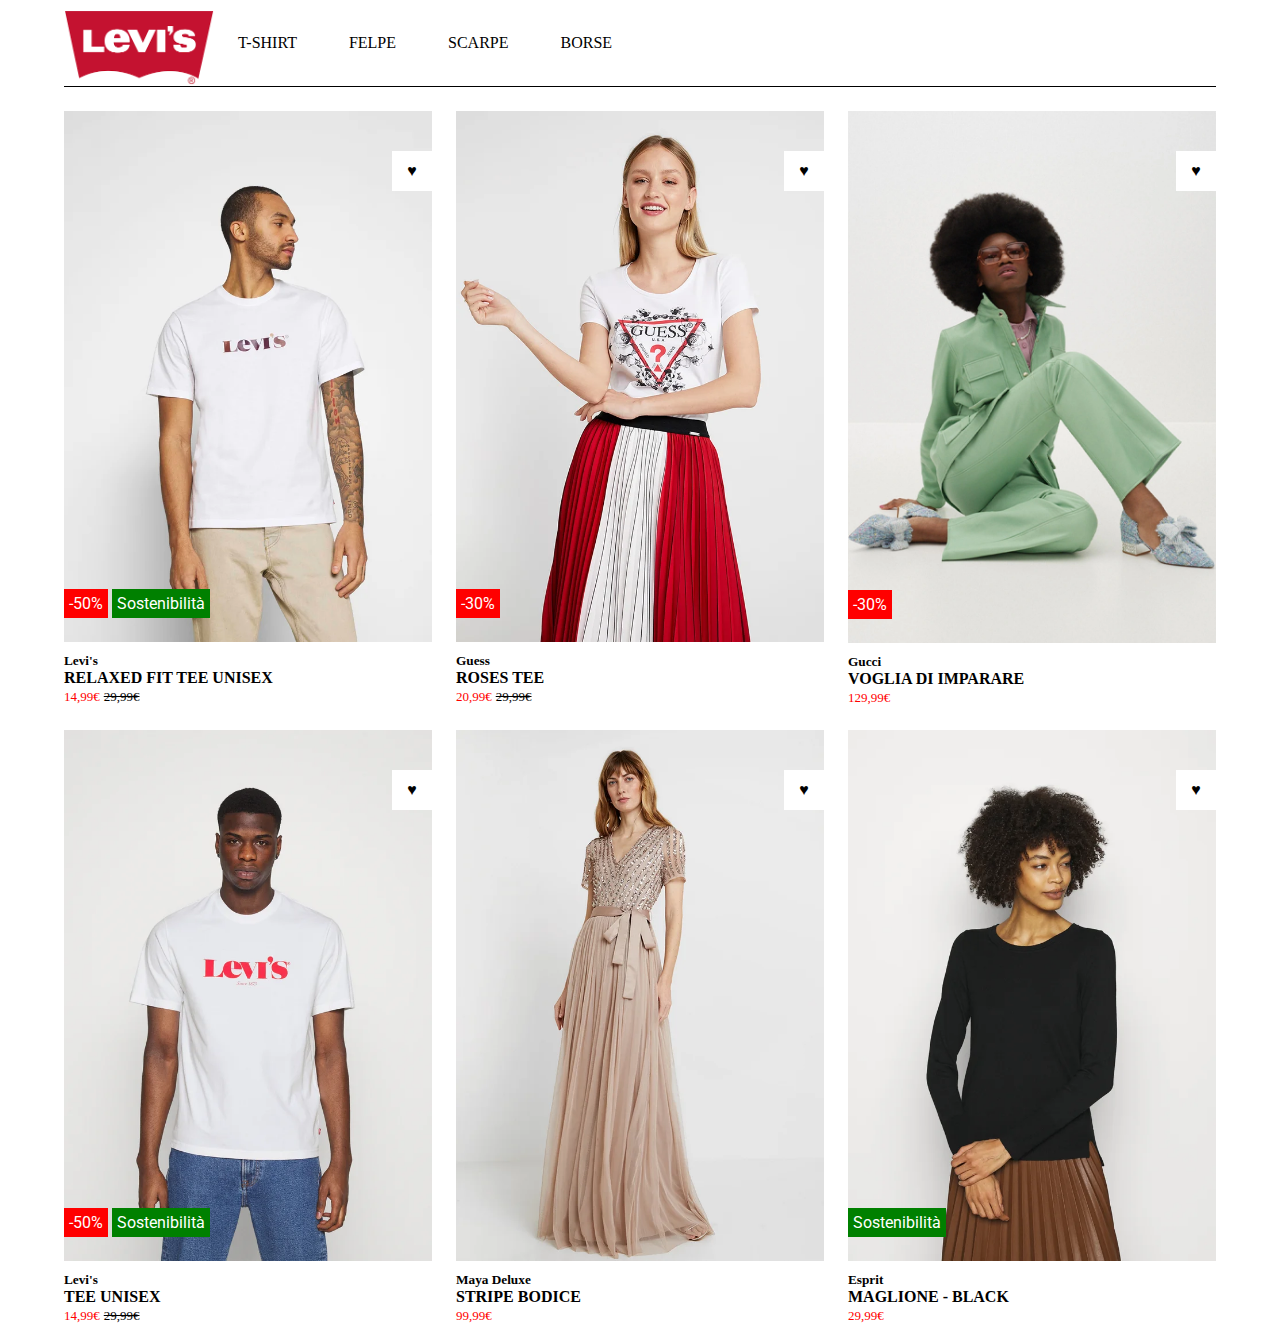
<file: index.html>
<!DOCTYPE html>
<html lang="en">
<head>
    <meta charset="UTF-8">
    <meta http-equiv="X-UA-Compatible" content="IE=edge">
    <meta name="viewport" content="width=device-width, initial-scale=1.0">
    <title>Boolando</title>
    <link rel="stylesheet" href="style.css">
    <link rel="preconnect" href="https://fonts.googleapis.com">
    <link rel="preconnect" href="https://fonts.gstatic.com" crossorigin>
    <link href="https://fonts.googleapis.com/css2?family=Roboto:wght@100&display=swap" rel="stylesheet">
</head>
<body>

    <!-- nav + logo -->
    <nav>
        <img class="logo" src="img/logo.png" alt="">
        <div>
            <a href="#!">T-shirt</a>
            <a href="#!">Felpe</a>
            <a href="#!">Scarpe</a>
            <a href="#!">Borse</a>
        </div>
    </nav>

    <!-- top image -->
    <div class="container">

            <div class="item">
                <div class="inside">
                    <img class="default" src="img/1.webp" alt="=man white t-shirt">
                    <img class="change" src="img/1b.webp" alt="">
                    <div class="heart">&hearts;</div>
                    <div class="bottom-discount">
                        <span class="discount">-50%</span>
                        <span class="green">Sostenibilità</span>
                    </div>
                </div>
                <div class="title">
                    <h5 class="little">Levi's</h5>
                    <h3 class="description">relaxed fit tee unisex</h3>
                </div>
                <div class="info">
                    <span class="red-price">14,99€</span>
                    <span class="price">29,99€</span>
                </div>

            </div>

            <!-- image two -->
            <div class="item">
                <div class="inside">
                    <img src="img/2.webp" alt="=man white t-shirt">
                    <div class="heart">&hearts;</div>
                    <div class="bottom-discount">
                        <span class="discount">-30%</span>
                    </div>
                </div>
                <div class="title">
                    <h5 class="little">Guess</h5>
                    <h3 class="description">roses tee</h3>
                </div>
                <div class="info">
                    <span class="red-price">20,99€</span>
                    <span class="price">29,99€</span>
                </div>
            </div>
            
            <!-- image three -->
            <div class="item">
                <div class="inside">
                    <img src="img/3.webp" alt="=man white t-shirt">
                    <div class="heart">&hearts;</div>
                    <div class="bottom-discount">
                        <span class="discount">-30%</span>
                    </div>
                </div>
                <div class="title">
                    <h5 class="little">Gucci</h5>
                    <h3 class="description">voglia di imparare</h3>
                </div>
                <div class="info">
                    <span class="red-price">129,99€</span>
                </div>
            </div>
                
        <!-- bottom image -->

            <div class="item">
                <div class="inside">
                    <img src="img/4.webp" alt="=man white t-shirt">
                    <div class="heart">&hearts;</div>
                    <div class="bottom-discount">
                        <span class="discount">-50%</span>
                        <span class="green">Sostenibilità</span>
                    </div>
                </div>
                <div class="title">
                    <h5 class="little">Levi's</h5>
                    <h3 class="description">tee unisex</h3>
                </div>
                <div class="info">
                    <span class="red-price">14,99€</span>
                    <span class="price">29,99€</span>
                </div>

            </div>

            <!-- image two -->

            <div class="item">
                <div class="inside">
                    <img src="img/5.webp" alt="=man white t-shirt">
                    <div class="heart">&hearts;</div>
                </div>
                <div class="title">
                    <h5 class="little">Maya Deluxe</h5>
                    <h3 class="description">stripe bodice</h3>
                </div>
                <div class="info">
                    <span class="red-price">99,99€</span>
                </div>
            </div>
        
        <!-- image three -->

            <div class="item">
                <div class="inside">
                    <img src="img/6.webp" alt="=man white t-shirt">
                    <div class="heart">&hearts;</div>
                    <div class="bottom-discount">
                        <span class="green">Sostenibilità</span>
                    </div>
                </div>
                <div class="title">
                    <h5 class="little">Esprit</h5>
                    <h3 class="description">maglione - black</h3>
                </div>
                <div class="info">
                    <span class="red-price">29,99€</span>
                </div>
            </div>

    </div>
</body>
</html>
</file>
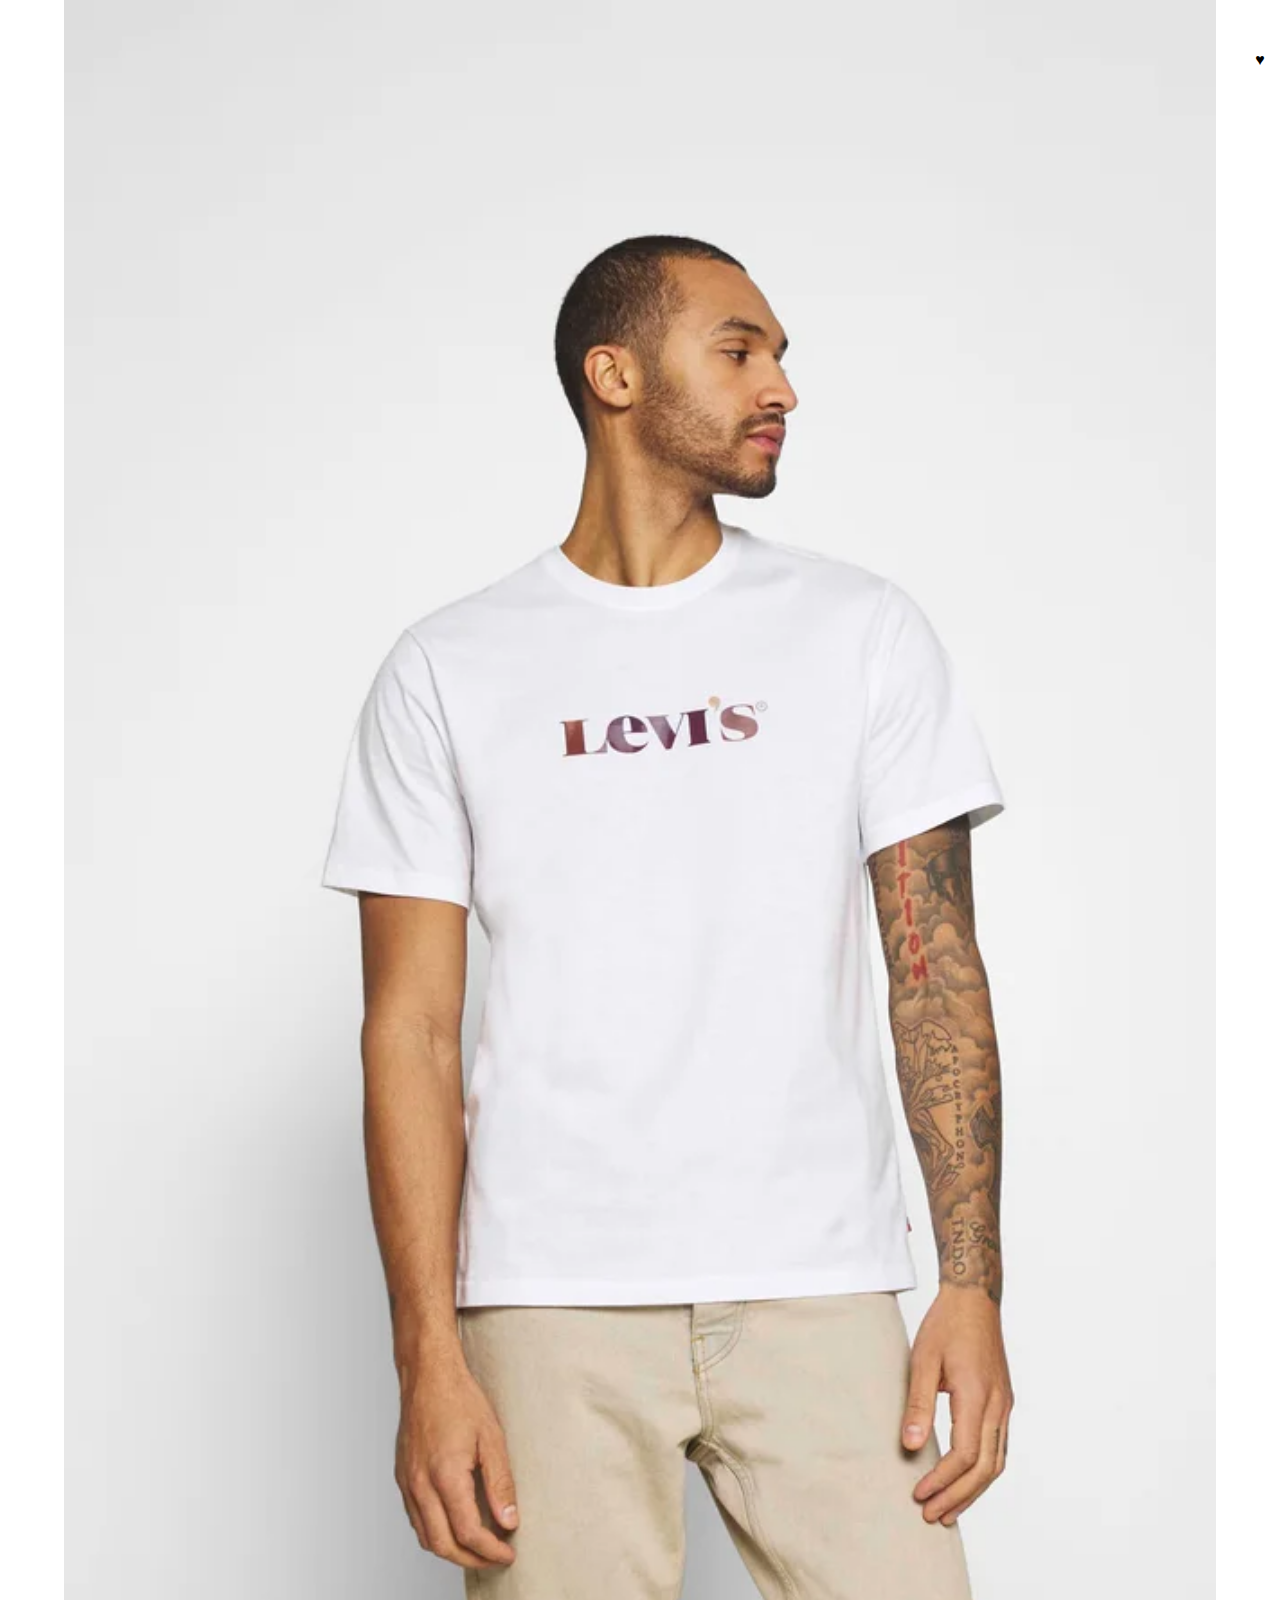
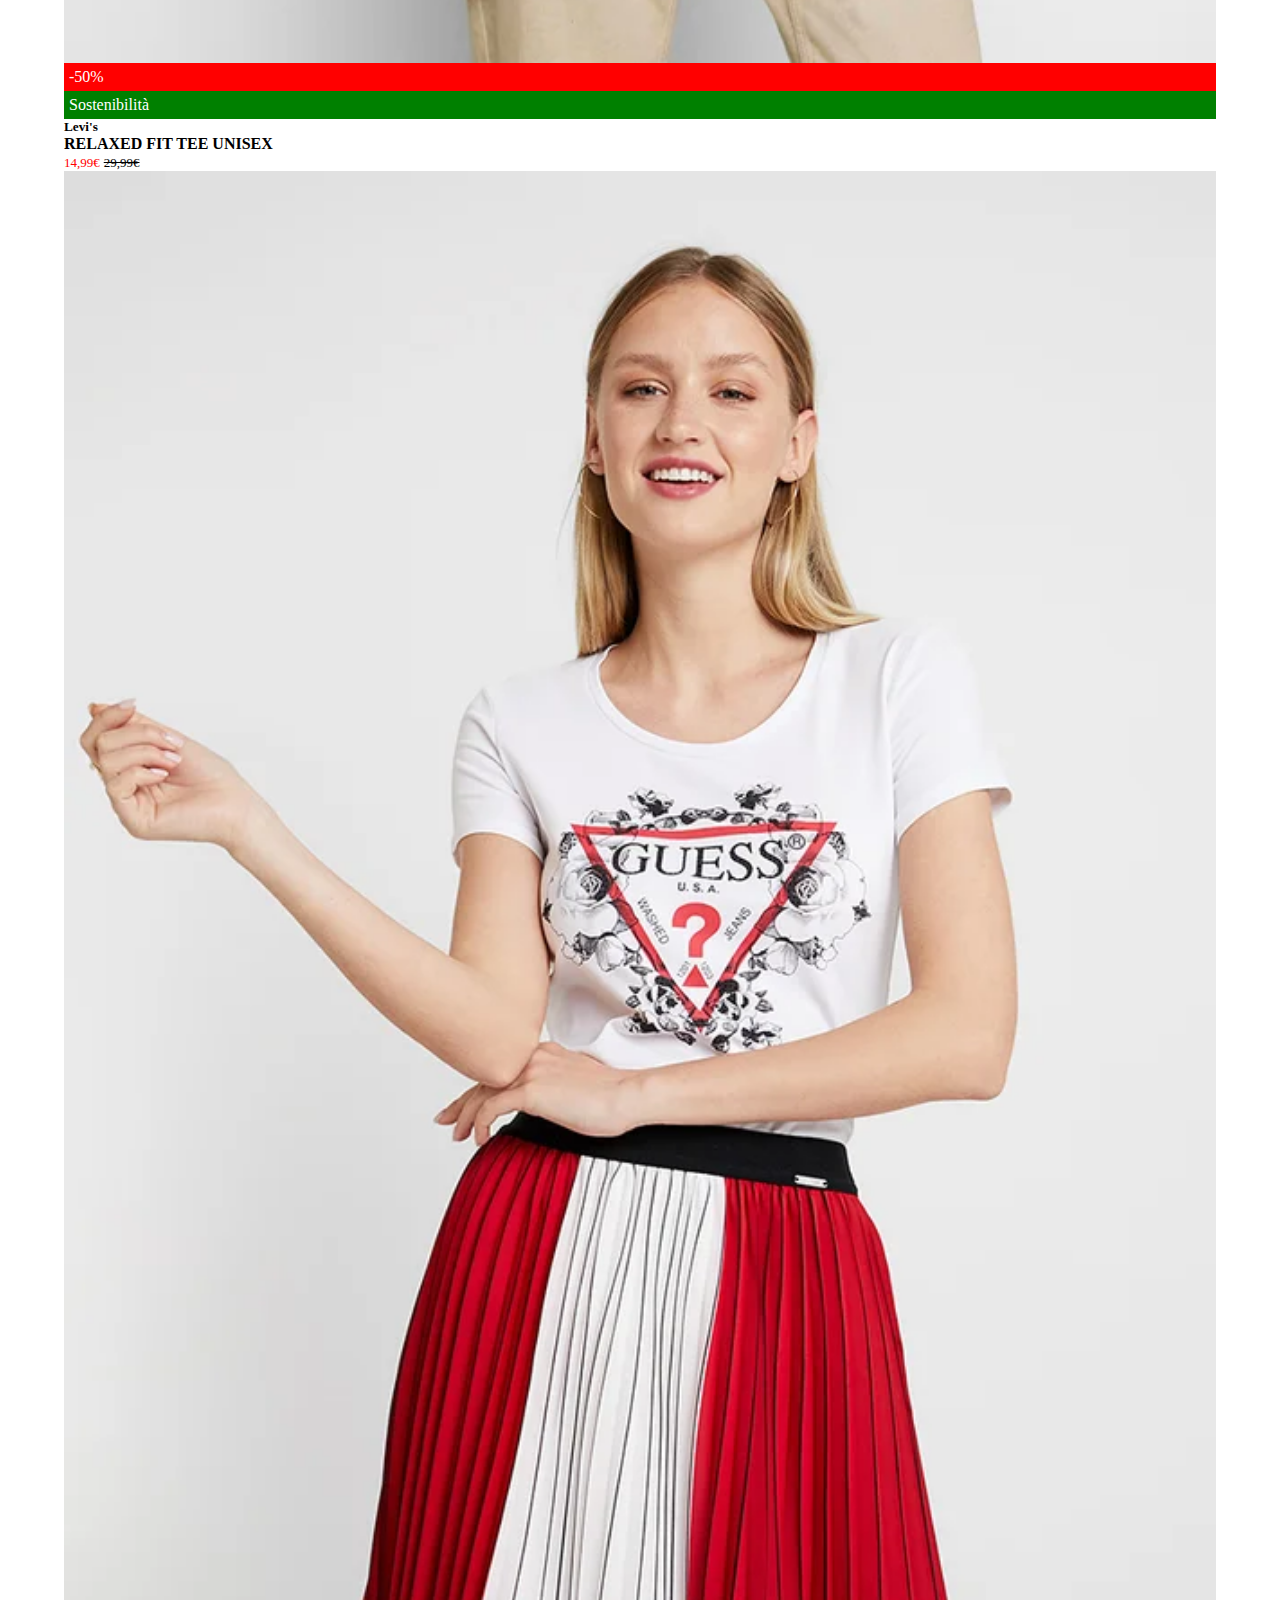
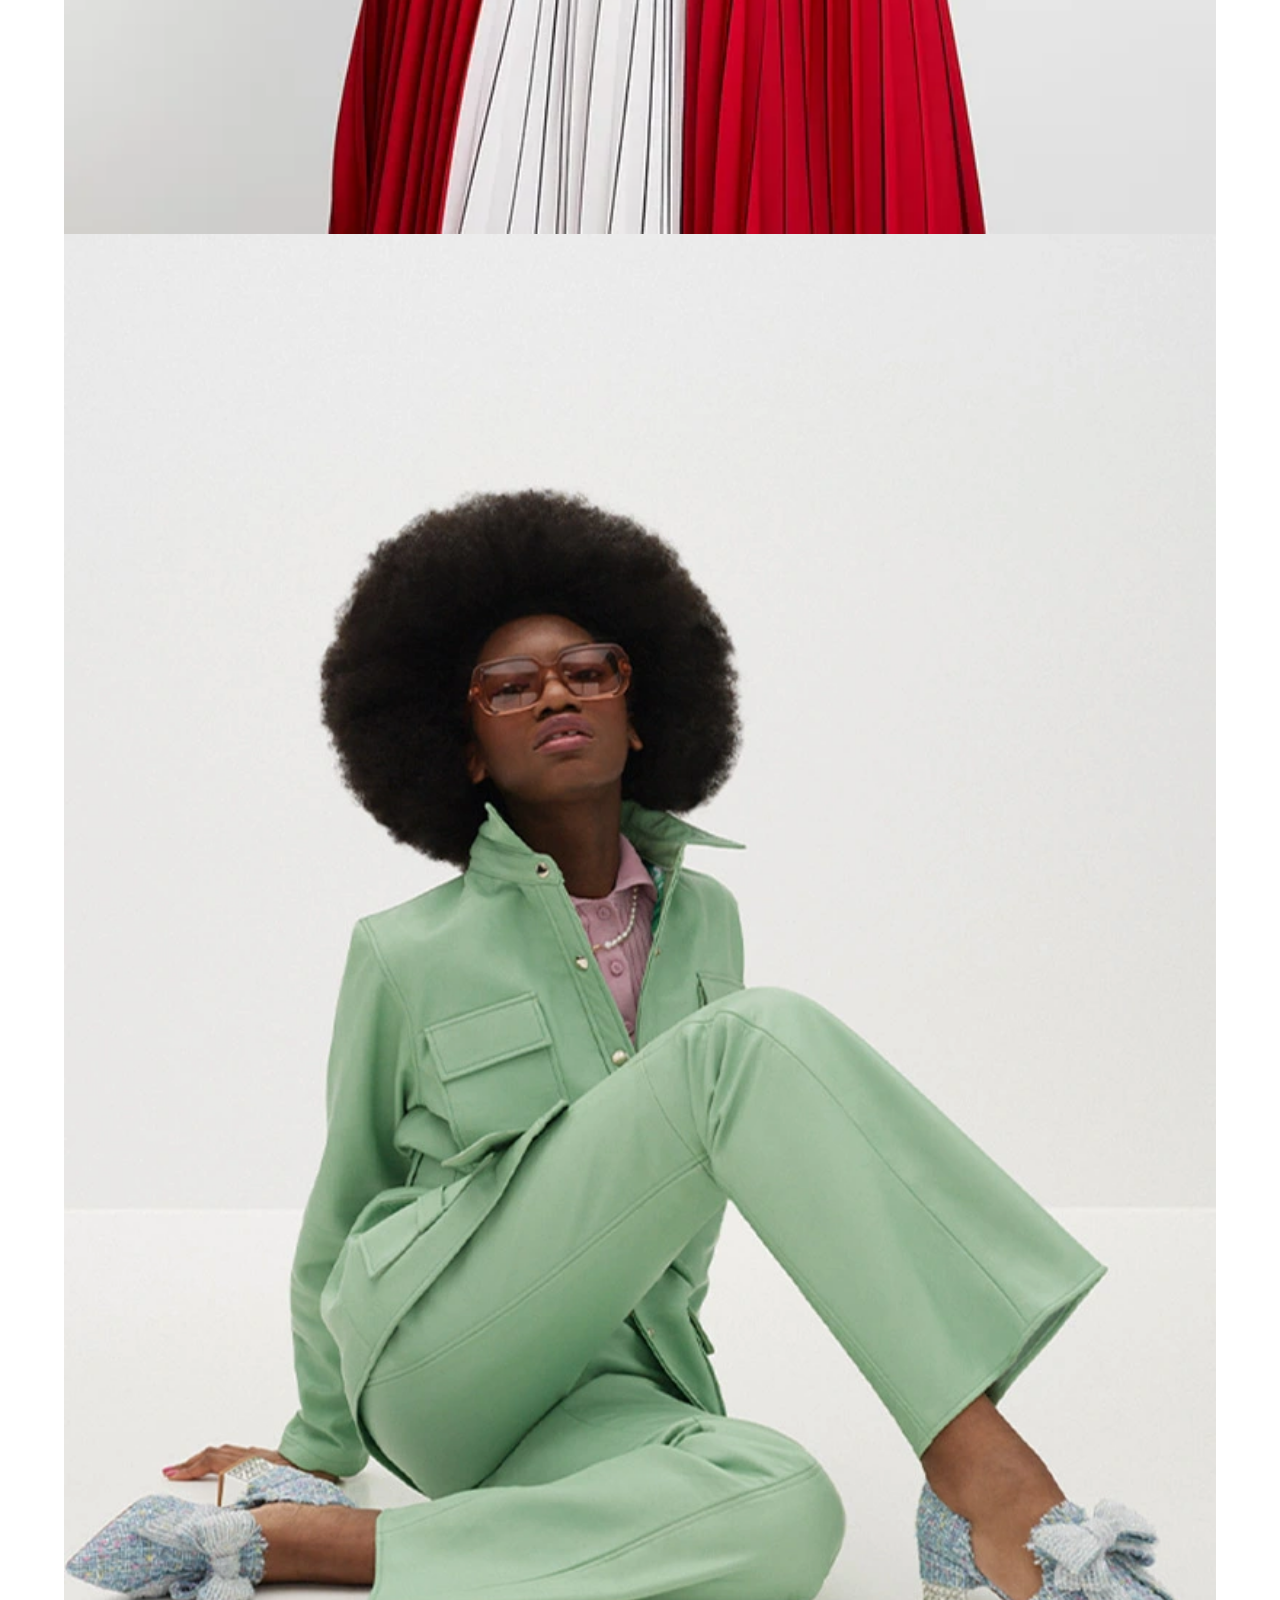
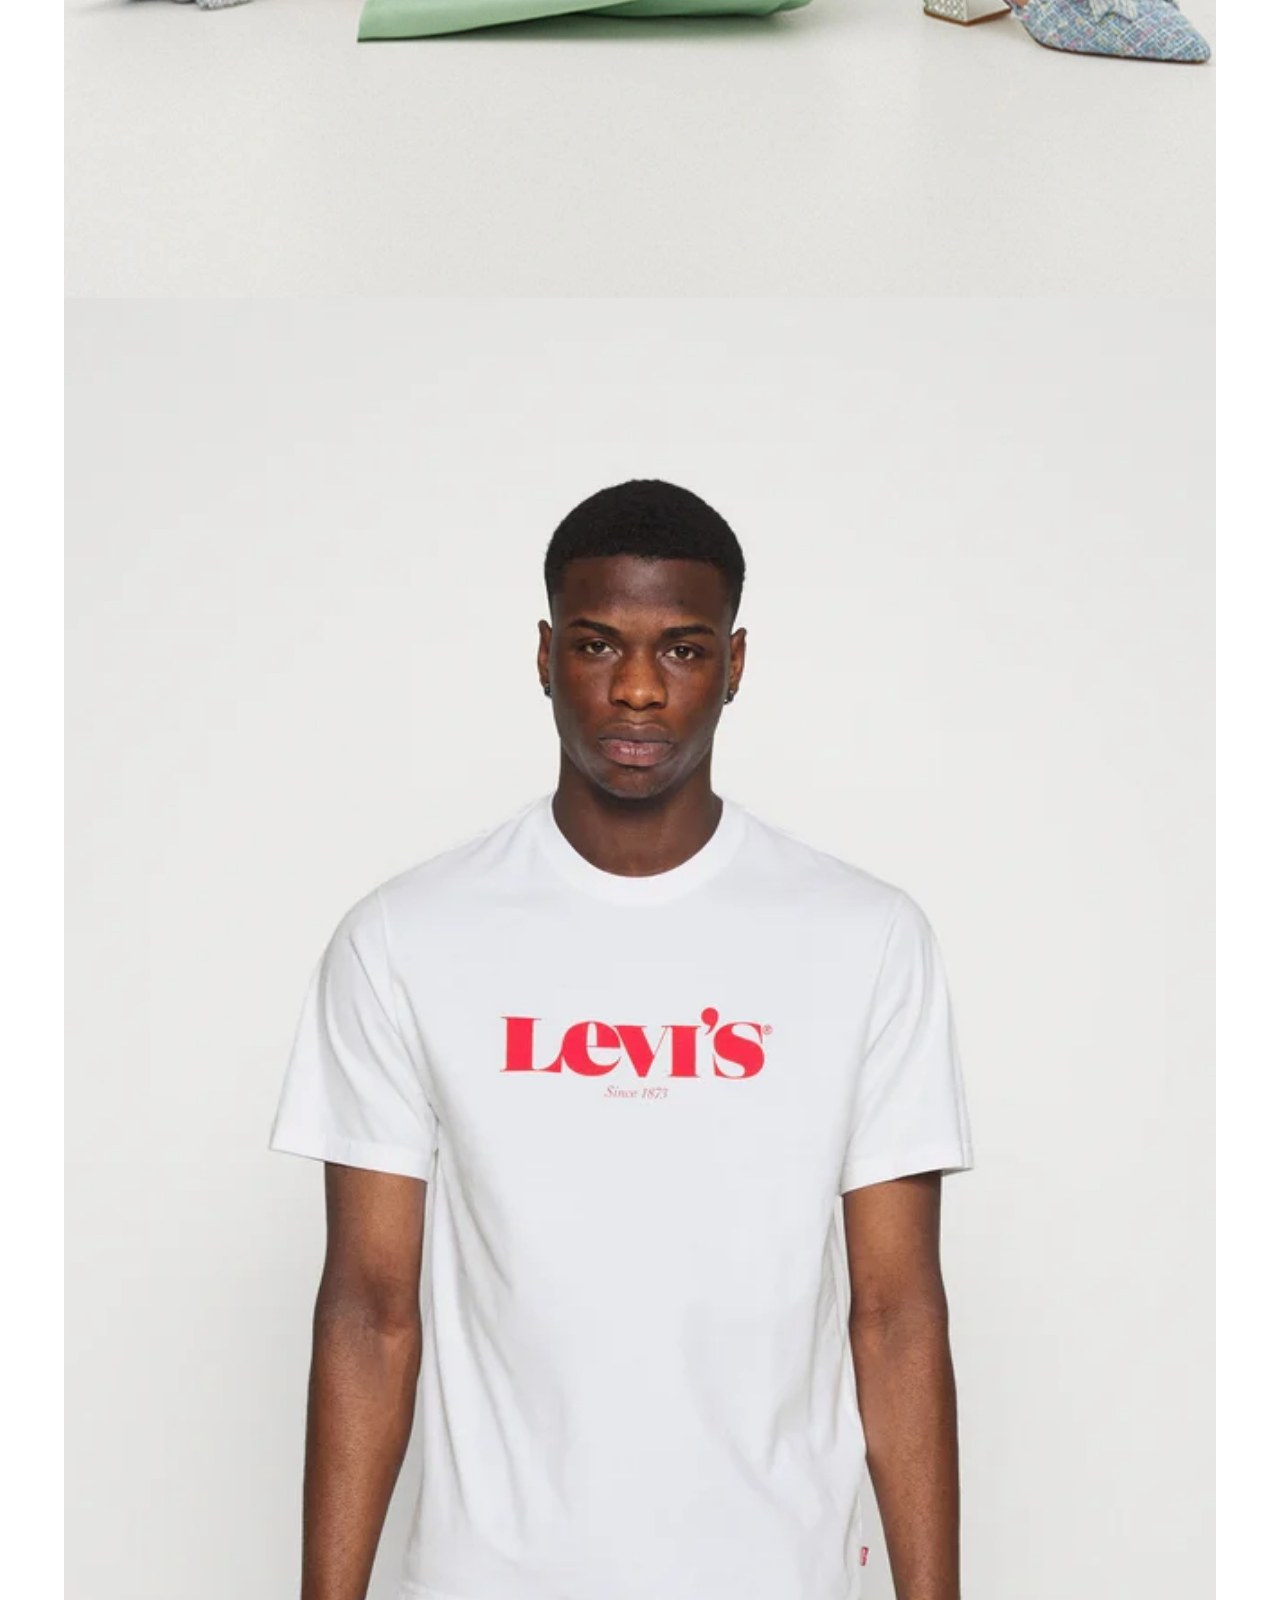
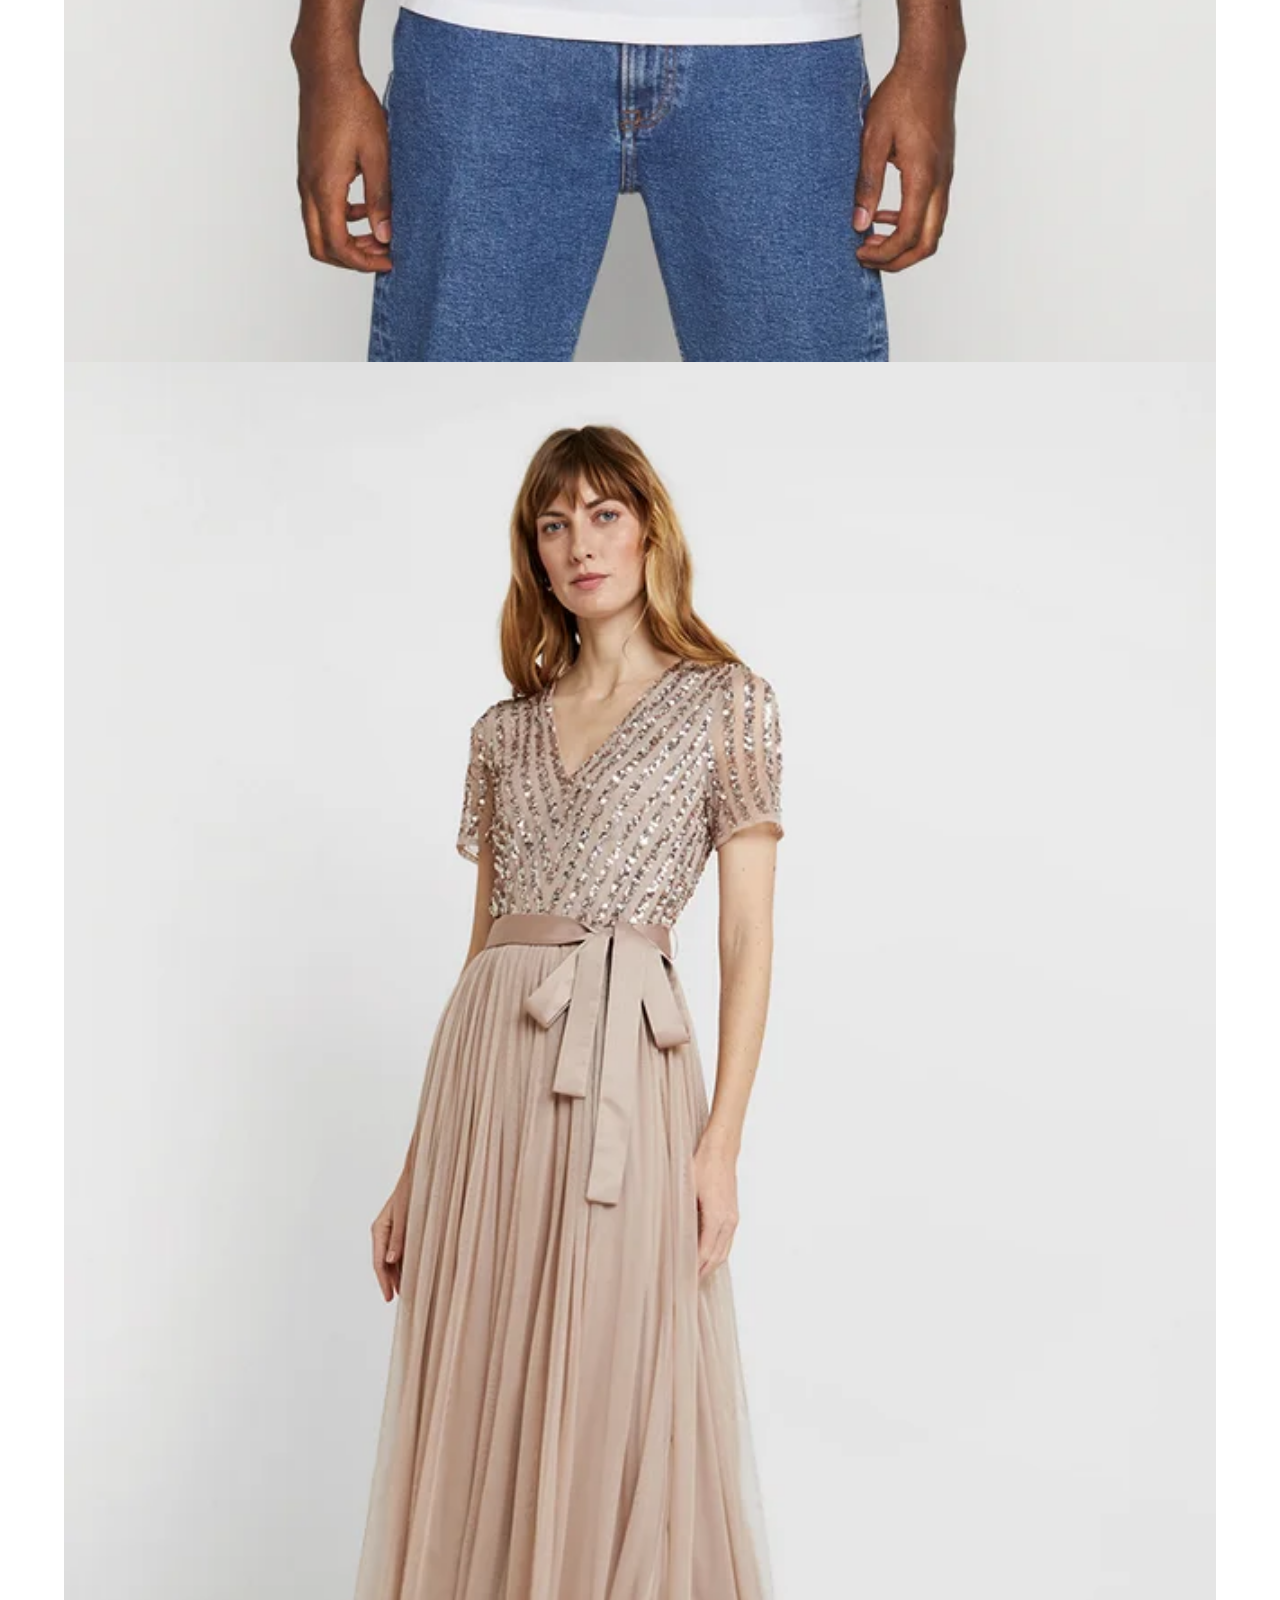
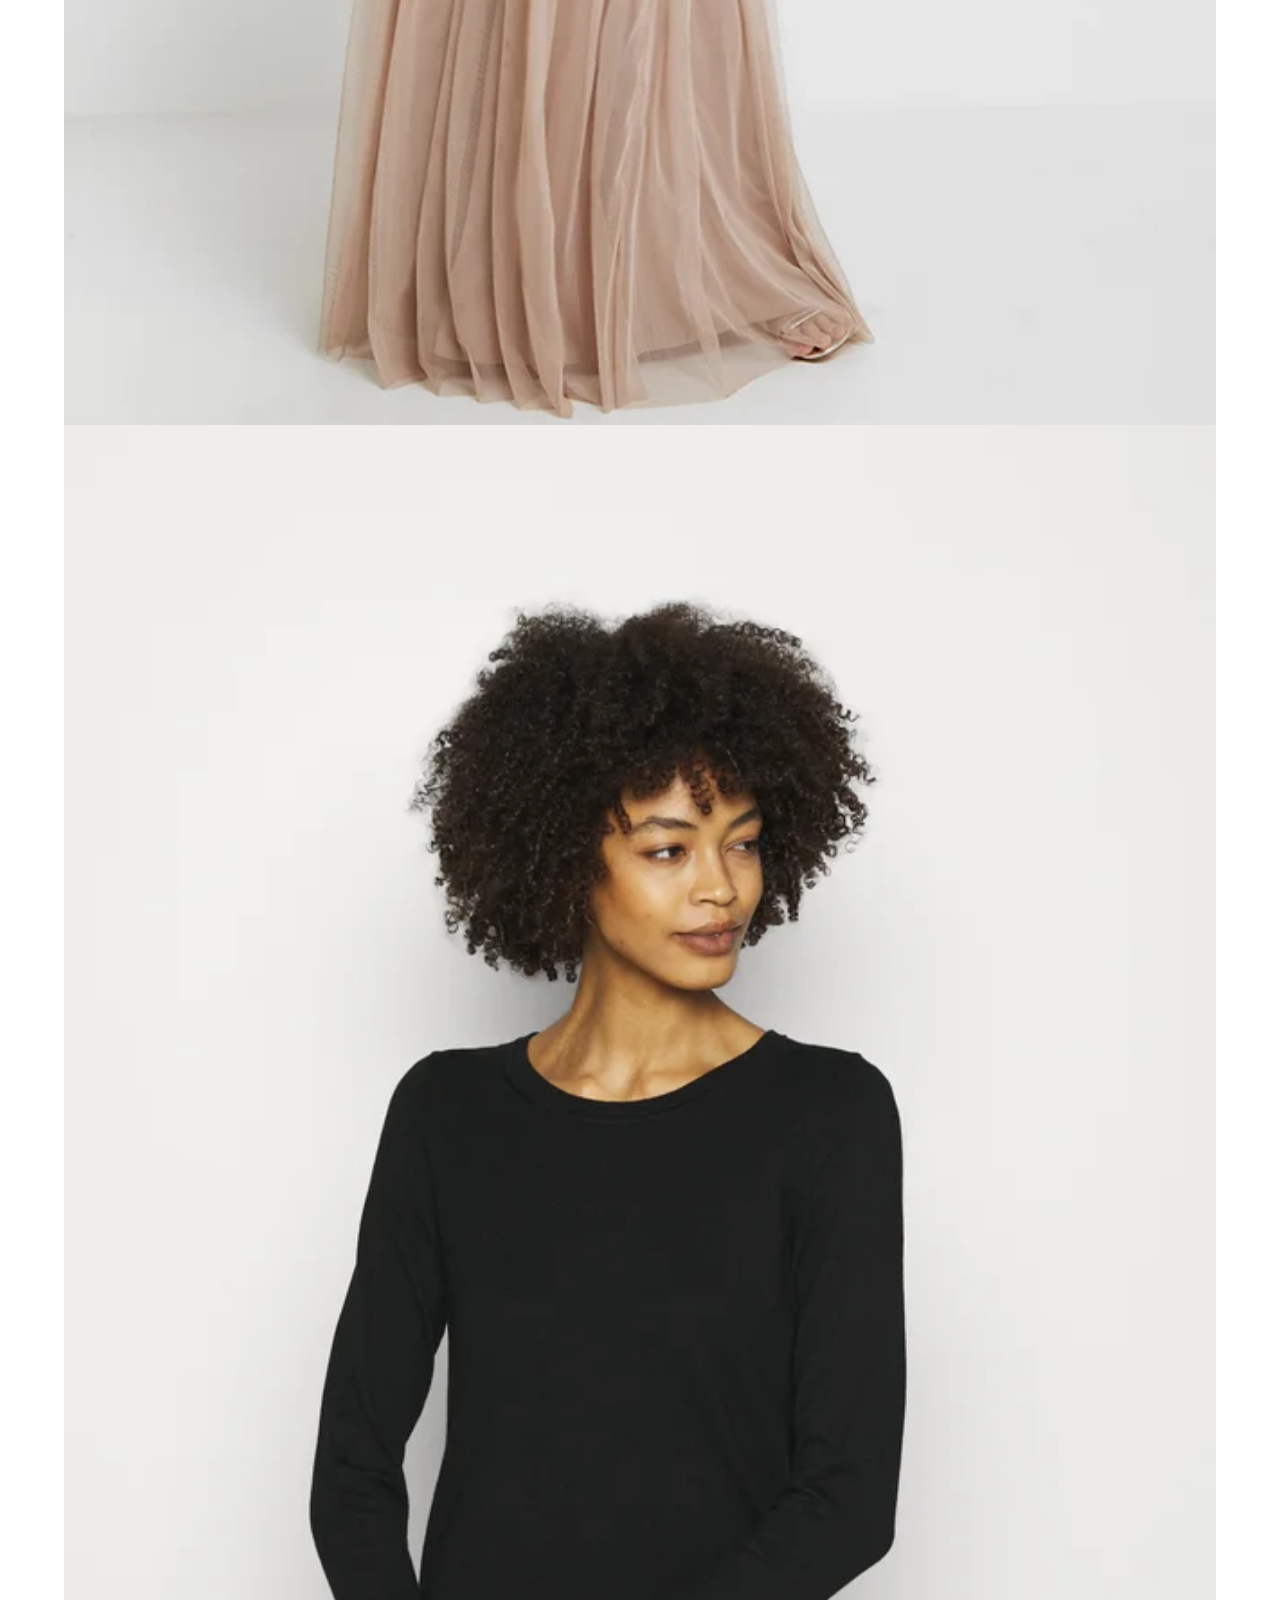
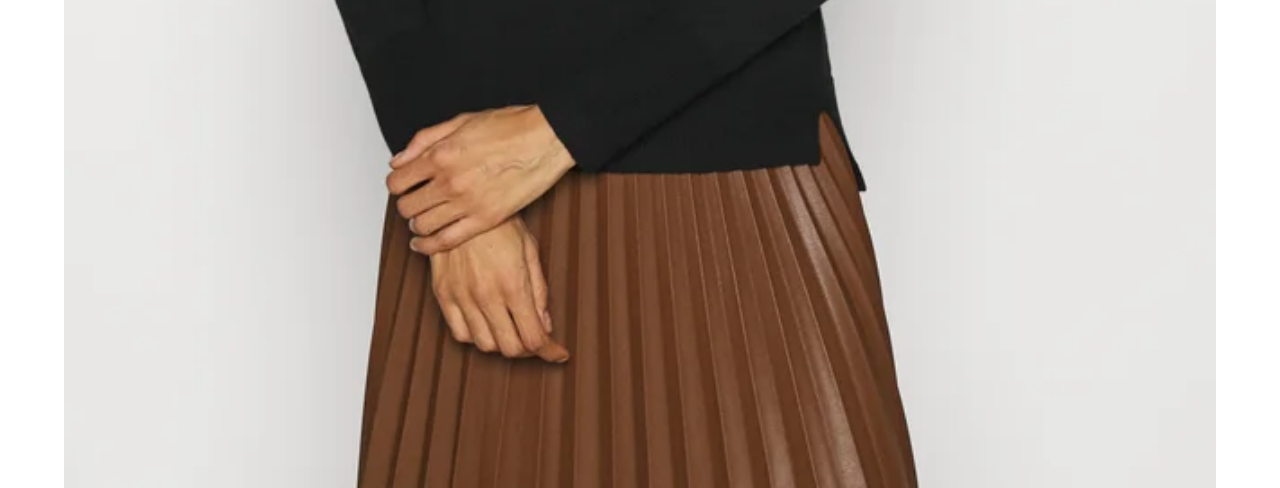
<file: inde.html>
<!DOCTYPE html>
<html lang="en">
<head>
    <meta charset="UTF-8">
    <meta http-equiv="X-UA-Compatible" content="IE=edge">
    <meta name="viewport" content="width=device-width, initial-scale=1.0">
    <title>Boolando</title>
    <link rel="stylesheet" href="style.css">
</head>
<body>

    <!-- top image -->

    <div class="container">
        <div class="main-top">

            <div class="left">
                <img src="img/1.webp" alt="=man white t-shirt">
                <div class="discount">-50%</div>
                <div class="green">Sostenibilità</div>
                <h5 class="little">Levi's</h5>
                <h3 class="description">relaxed fit tee unisex</h3>
                <span class="red-price">14,99€</span>
                <span class="price">29,99€</span>
                <div class="heart">&hearts;</div>
            </div>

            <div class="center">
                <img src="img/2.webp" alt="woman white t-shirt">
            </div>

            <div class="right">
                <img src="img/3.webp" alt="woman elegant">
            </div>
            
        </div>

        <!-- bottom image -->

        <div class="main-bottom">
            <div class="left-bot">
                <img src="img/4.webp" alt="2nd man white t-shirt">
            </div>

            <div class="center-bot">
                <img src="img/5.webp" alt="woman dress">
            </div>

            <div class="right-bot">
                <img src="img/6.webp" alt="woman black t-shirt">
            </div>
    </div>
</body>
</html>
</file>
<file: style.css>
*{
    margin: 0;
    padding: 0;
    box-sizing: border-box;
}

img{
    width: 100%;
    display: block;
}

nav{
    width: 90%;
    margin: 0 auto;
    padding-top: 10px;
    padding-bottom: 10px;
    border-bottom: 1px solid black;
}

img.logo{
    width: 150px;
    float: left;
}

a{
    text-decoration: none;
    text-transform: uppercase;
    color: black;
    text-align: center;
    padding: 1.5em;
    display: inline-block;
}

nav::before{
    content: "";
    display: table;
    clear: both;
}


a:hover {
    background-color: lightgray;
}

.container{
    max-width: 90%;
    margin: 0 auto;
}

.item:nth-child(3n + 2){
    margin-left: 1.5em;
    margin-right: 1.5em;
}

.item{
    width: calc(100% / 3 - 1em);
    float: left;
    object-fit: contain;
    margin-top: 1.5em;
    cursor: pointer;
}

.inside{
    width: 100%;
    height: auto;
    padding-bottom: .7em;
    position: relative;
    font-family: 'Roboto', sans-serif;
}

.container::after{
    content: "";
    display: table;
    clear: both;
}

.discount{
    background-color: red;
    color: white;
    padding: 5px;
    position: relative;
}

.green{
    background-color: green;
    color: white;
    padding: 5px;
    position: relative;
}

.heart{
    background-color: white;
    height: 40px;
    width: 40px;
    text-align: center;
    line-height: 40px;
    position: absolute;
    right: 0;
    top: 40px;
}

.bottom-discount{
    position: absolute;
    left: 0;
    bottom: 40px;
}

.description{
    text-transform: uppercase;
    font-size: 16px;
}

.red-price{
    color: red;
    font-size: 13px;
}

.price{
    text-decoration-line: line-through;
    font-size: 13px;
}

.default{
    display: block;
}

.change{
    display: none;
}

.item:hover .change{
    display: block;
}

.item:hover .default{
    display: none;
}
</file>
